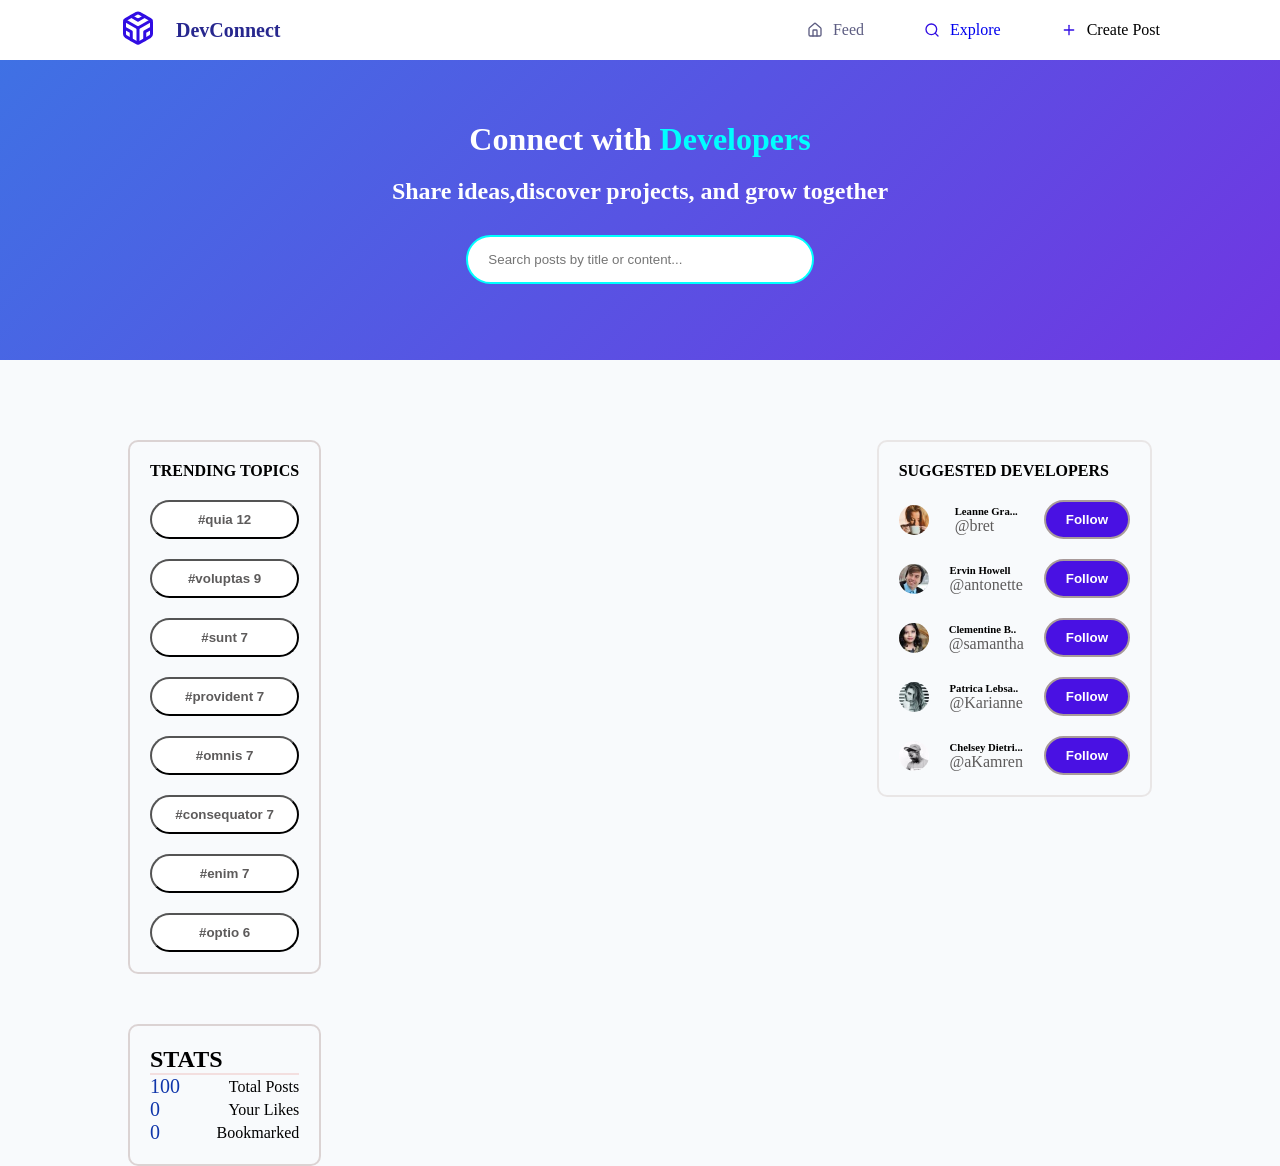
<file: index.html>
<!DOCTYPE HTML>
<HTML>
    <head>
        <meta charset="utf-8">
        <title>DevConnect</title>
        <link rel="stylesheet" href="./style.scss/styles.css">
    </head>
    <body>
        <header>
            <div class="sticky_head">
            <div class="logo">
                <div class="logo_img">
                    <svg xmlns="http://www.w3.org/2000/svg" width="36" height="36" viewBox="0 0 24 24" fill="none" stroke="#310de3" stroke-width="2" stroke-linecap="round" stroke-linejoin="round" class="lucide lucide-codesandbox-icon lucide-codesandbox"><path d="M21 16V8a2 2 0 0 0-1-1.73l-7-4a2 2 0 0 0-2 0l-7 4A2 2 0 0 0 3 8v8a2 2 0 0 0 1 1.73l7 4a2 2 0 0 0 2 0l7-4A2 2 0 0 0 21 16z"/><polyline points="7.5 4.21 12 6.81 16.5 4.21"/><polyline points="7.5 19.79 7.5 14.6 3 12"/><polyline points="21 12 16.5 14.6 16.5 19.79"/><polyline points="3.27 6.96 12 12.01 20.73 6.96"/><line x1="12" x2="12" y1="22.08" y2="12"/></svg>
                </div>
                <div class="logo_content"><span>DevConnect</span></div>
            </div>
            <div class="menu">
                <span class="feed">
                    
                        <a href="index.html">
                            <svg xmlns="http://www.w3.org/2000/svg" width="16" height="16" viewBox="0 0 24 24" fill="none" stroke="currentColor" stroke-width="2" stroke-linecap="round" stroke-linejoin="round" class="lucide lucide-house-icon lucide-house"><path d="M15 21v-8a1 1 0 0 0-1-1h-4a1 1 0 0 0-1 1v8"/><path d="M3 10a2 2 0 0 1 .709-1.528l7-6a2 2 0 0 1 2.582 0l7 6A2 2 0 0 1 21 10v9a2 2 0 0 1-2 2H5a2 2 0 0 1-2-2z"/></svg>
                            <span>
                                Feed
                            </span>
                        </a>
                       
                </span>
                <span class="explore">
                    
                        <a href="explore.html">
                            <svg xmlns="http://www.w3.org/2000/svg" width="16" height="16" viewBox="0 0 24 24" fill="none" stroke="#310de3" stroke-width="2" stroke-linecap="round" stroke-linejoin="round" class="lucide lucide-search-icon lucide-search"><path d="m21 21-4.34-4.34"/><circle cx="11" cy="11" r="8"/></svg>
                            <span>
                                Explore
                            </span>
                        </a>
                    
                </span>    
                <span class="create_post">
                    
                    
                        <a href="create.html">
                            <svg xmlns="http://www.w3.org/2000/svg" width="16" height="16" viewBox="0 0 24 24" fill="none" stroke="#310de3" stroke-width="2" stroke-linecap="round" stroke-linejoin="round" class="lucide lucide-plus-icon lucide-plus"><line x1="12" x2="12" y1="5" y2="19"/><line x1="5" x2="19" y1="12" y2="12"/></svg>
                            <span>Create Post</span>
                        </a>
                       
                </span>
            </div>
            </div>
        </header>
        <div class="blue_bar">
            <div class="blue_bar_content">
                <div class="blue_heading">
                    <h1>Connect with <span>Developers</span></h1>
                </div>
                <div class="blue_para">
                    <h2>Share ideas,discover projects, and grow together</h2>
                </div>
                <div class="input_bar">
                    <input id="search_input" type="text" placeholder="Search posts by title or content...">
                </div>
            </div>
        </div>

        <div class="feed_body">
            <div class="left_bar">
                <div class="trending_bar">
                    <h4>TRENDING TOPICS</h4>
                    <button class="trend-btn active" data-tag="quia">#quia <span>12</span></button>
                    <button class="trend-btn" data-tag="voluptas">#voluptas <span>9</span></button>
                    <button class="trend-btn" data-tag="sunt">#sunt <span>7</span></button>
                    <button class="trend-btn" data-tag="provident">#provident <span>7</span></button>
                    <button class="trend-btn" data-tag="omnis">#omnis <span>7</span></button>
                    <button class="trend-btn" data-tag="consequator">#consequator <span>7</span></button>
                    <button class="trend-btn" data-tag="enim">#enim <span>7</span></button>
                    <button class="trend-btn" data-tag="optio">#optio <span>6</span></button>

                </div> 
                <div class="stats_bar">
                    <h2>STATS</h2>
                    <div><span>100</span><p>Total Posts</p></div>
                    <div><span>0</span><p>Your Likes</p></div>
                    <div><span>0</span><p>Bookmarked</p></div>
                </div>
            
            </div>
            


            
            <div class="middle_bar">
                
                <div class="infinite_para" id="feed"></div>
            
                </div>
            <div class="right_bar">
                <div class="Suggestions_bar">
                    <h4>SUGGESTED DEVELOPERS</h4>
                    <div class="developer_details">
                        <img src="img/60.jpeg">
                        <div class="name">
                            <h6>Leanne Gra...</h6>
                            <p>@bret</p>
                        </div>
                        <button class="follow_button">Follow</button>
                    </div>
                    <div class="developer_details">
                        <img src="img/61.jpeg">
                        <div class="name">
                            <h6>Ervin Howell</h6>
                            <p>@antonette</p>
                        </div>
                        <button class="follow_button">Follow</button>
                    </div>
                    <div class="developer_details">
                        <img src="img/62.jpeg">
                        <div class="name">
                            <h6>Clementine B..</h6>
                            <p>@samantha</p>
                        </div>
                        <button class="follow_button">Follow</button>
                    </div>
                    <div class="developer_details">
                        <img src="img/63.jpeg">
                        <div class="name">
                            <h6>Patrica Lebsa..</h6>
                            <p>@Karianne</p>
                        </div>
                        <button class="follow_button">Follow</button>
                    </div>
                    <div class="developer_details">
                        <img src="img/64.jpeg">
                        <div class="name">
                            <h6>Chelsey Dietri...</h6>
                            <p>@aKamren</p>
                        </div>
                        <button class="follow_button">Follow</button>
                    </div>
                </div>
                
                </div>
            </div>
        </div>
        <script src="index.js"></script>
    </body>
</HTML>
</file>
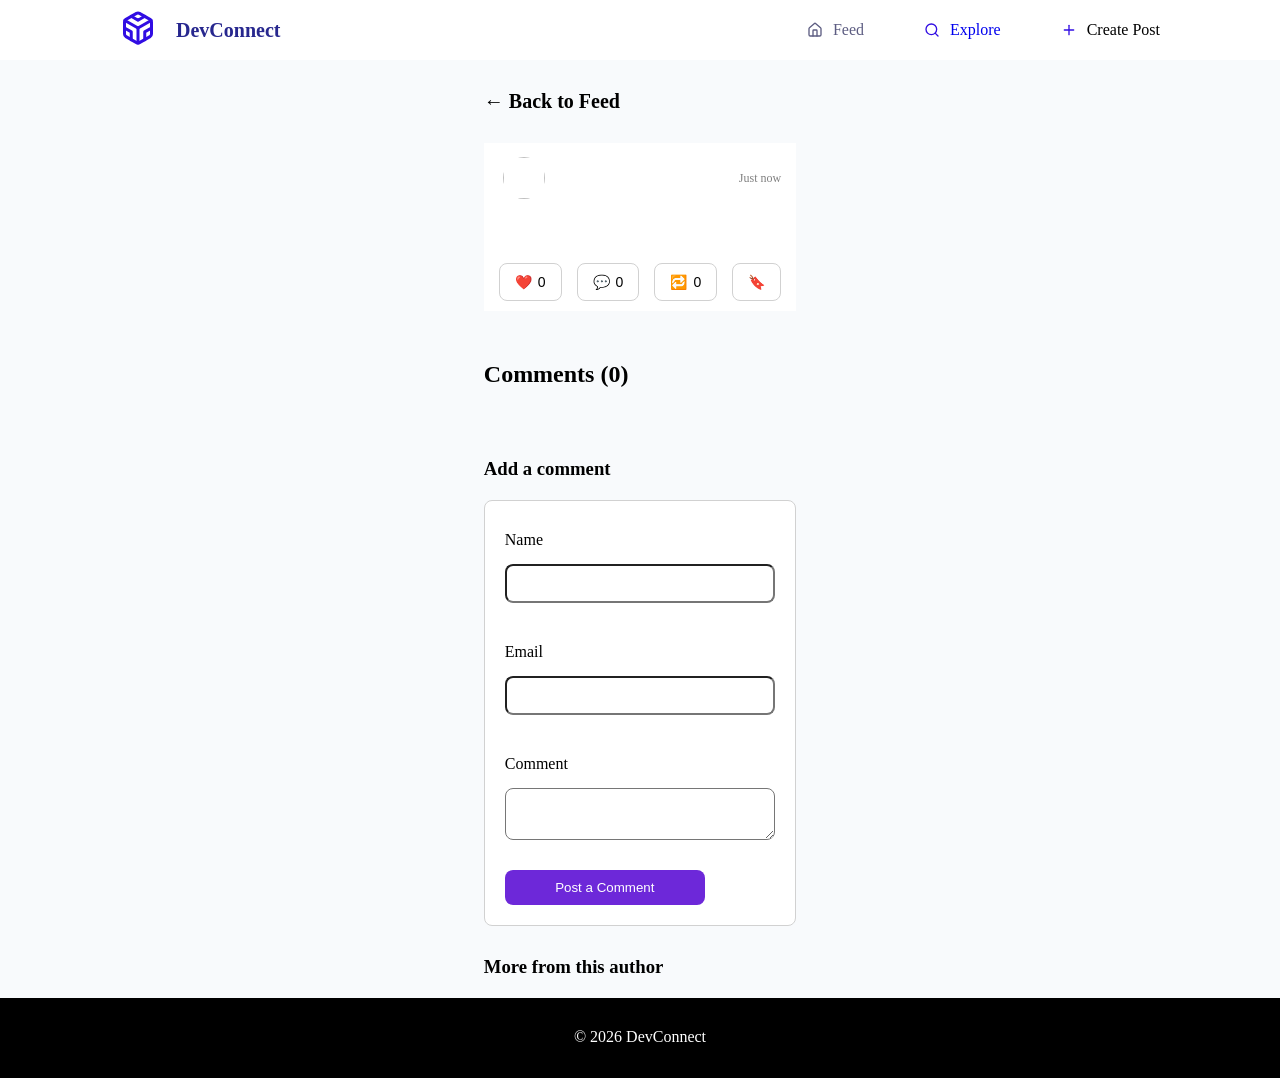
<file: back-to-feed.html>
<!doctype html>
<html lang="en">
<head>
  <meta charset="UTF-8" />
  <meta name="viewport" content="width=device-width, initial-scale=1.0" />
  <title>Post Details</title>
  <link rel="stylesheet" href="./style.scss/styles.css" />
</head>

<body>

     <header>
            <div class="sticky_head">
            <div class="logo">
                <div class="logo_img">
                    <svg xmlns="http://www.w3.org/2000/svg" width="36" height="36" viewBox="0 0 24 24" fill="none" stroke="#310de3" stroke-width="2" stroke-linecap="round" stroke-linejoin="round" class="lucide lucide-codesandbox-icon lucide-codesandbox"><path d="M21 16V8a2 2 0 0 0-1-1.73l-7-4a2 2 0 0 0-2 0l-7 4A2 2 0 0 0 3 8v8a2 2 0 0 0 1 1.73l7 4a2 2 0 0 0 2 0l7-4A2 2 0 0 0 21 16z"/><polyline points="7.5 4.21 12 6.81 16.5 4.21"/><polyline points="7.5 19.79 7.5 14.6 3 12"/><polyline points="21 12 16.5 14.6 16.5 19.79"/><polyline points="3.27 6.96 12 12.01 20.73 6.96"/><line x1="12" x2="12" y1="22.08" y2="12"/></svg>
                </div>
                <div class="logo_content"><span>DevConnect</span></div>
            </div>
            <div class="menu">
                <span class="feed">
                    
                        <a href="index.html">
                            <svg xmlns="http://www.w3.org/2000/svg" width="16" height="16" viewBox="0 0 24 24" fill="none" stroke="currentColor" stroke-width="2" stroke-linecap="round" stroke-linejoin="round" class="lucide lucide-house-icon lucide-house"><path d="M15 21v-8a1 1 0 0 0-1-1h-4a1 1 0 0 0-1 1v8"/><path d="M3 10a2 2 0 0 1 .709-1.528l7-6a2 2 0 0 1 2.582 0l7 6A2 2 0 0 1 21 10v9a2 2 0 0 1-2 2H5a2 2 0 0 1-2-2z"/></svg>
                            <span>
                                Feed
                            </span>
                        </a>
                       
                </span>
                <span class="explore">
                    
                        <a href="explore.html">
                            <svg xmlns="http://www.w3.org/2000/svg" width="16" height="16" viewBox="0 0 24 24" fill="none" stroke="#310de3" stroke-width="2" stroke-linecap="round" stroke-linejoin="round" class="lucide lucide-search-icon lucide-search"><path d="m21 21-4.34-4.34"/><circle cx="11" cy="11" r="8"/></svg>
                            <span>
                                Explore
                            </span>
                        </a>
                    
                </span>    
                <span class="create_post">
                    
                    
                        <a href="create.html">
                            <svg xmlns="http://www.w3.org/2000/svg" width="16" height="16" viewBox="0 0 24 24" fill="none" stroke="#310de3" stroke-width="2" stroke-linecap="round" stroke-linejoin="round" class="lucide lucide-plus-icon lucide-plus"><line x1="12" x2="12" y1="5" y2="19"/><line x1="5" x2="19" y1="12" y2="12"/></svg>
                            <span>Create Post</span>
                        </a>
                       
                </span>
            </div>
            </div>
        </header>

<section class="back-to-feed-section">
  <div class="back-to-feed-container">

    <a class="back-to-feed-link" href="index.html">← Back to Feed</a>

    <!-- MAIN POST -->
    <div class="one-post1">

      <div class="post-header">
        <div class="dp-and-name">
          <img class="dp" id="post-avatar" />
          <div class="name-username">
            <h4 id="post-author"></h4>
            <p id="post-username"></p>
          </div>
        </div>
        <p class="post-time">Just now</p>
      </div>

      <div class="post-title-and-desc">
        <p id="post-title"></p>
      </div>

      <div class="post-body-content">
        <p id="post-body"></p>
      </div>

      <div class="likes-comments-share-bookmark">
        <button class="like-button">
          ❤️ <span class="like-count">0</span>
        </button>
        <button class="comment-button">
          💬 <span id="comment-count-btn">0</span>
        </button>
        <button class="share-button">
          🔁 <span class="share-count">0</span>
        </button>
        <button class="bookmark-button">
          🔖
        </button>
      </div>

    </div>

    <!-- COMMENTS -->
    <p class="comments-headline">
      Comments <span id="comments-count">(0)</span>
    </p>

    <div class="comments-count" id="comments-container"></div>

    <!-- ADD COMMENT FORM -->
    <div class="comments-form">
      <h3>Add a comment</h3>
      <form id="comments-form" class="comment-form">
        <label>Name</label>
        <input type="text" id="name" required>

        <label>Email</label>
        <input type="email" id="email" required>

        <label>Comment</label>
        <textarea id="comment" required></textarea>

        <button type="submit" class="post-a-comment">
          Post a Comment
        </button>
      </form>
    </div>

    <!-- MORE POSTS -->
    <div class="more-comments">
      <h3>More from this author</h3>
      <div class="more-from-author" id="more-posts-container"></div>
    </div>

  </div>
</section>

<footer>
  <div class="footer-section">
    <p>©️ 2026 DevConnect</p>
  </div>
</footer>

<script src="back-to-feed.js"></script>
</body>
</html>
</file>
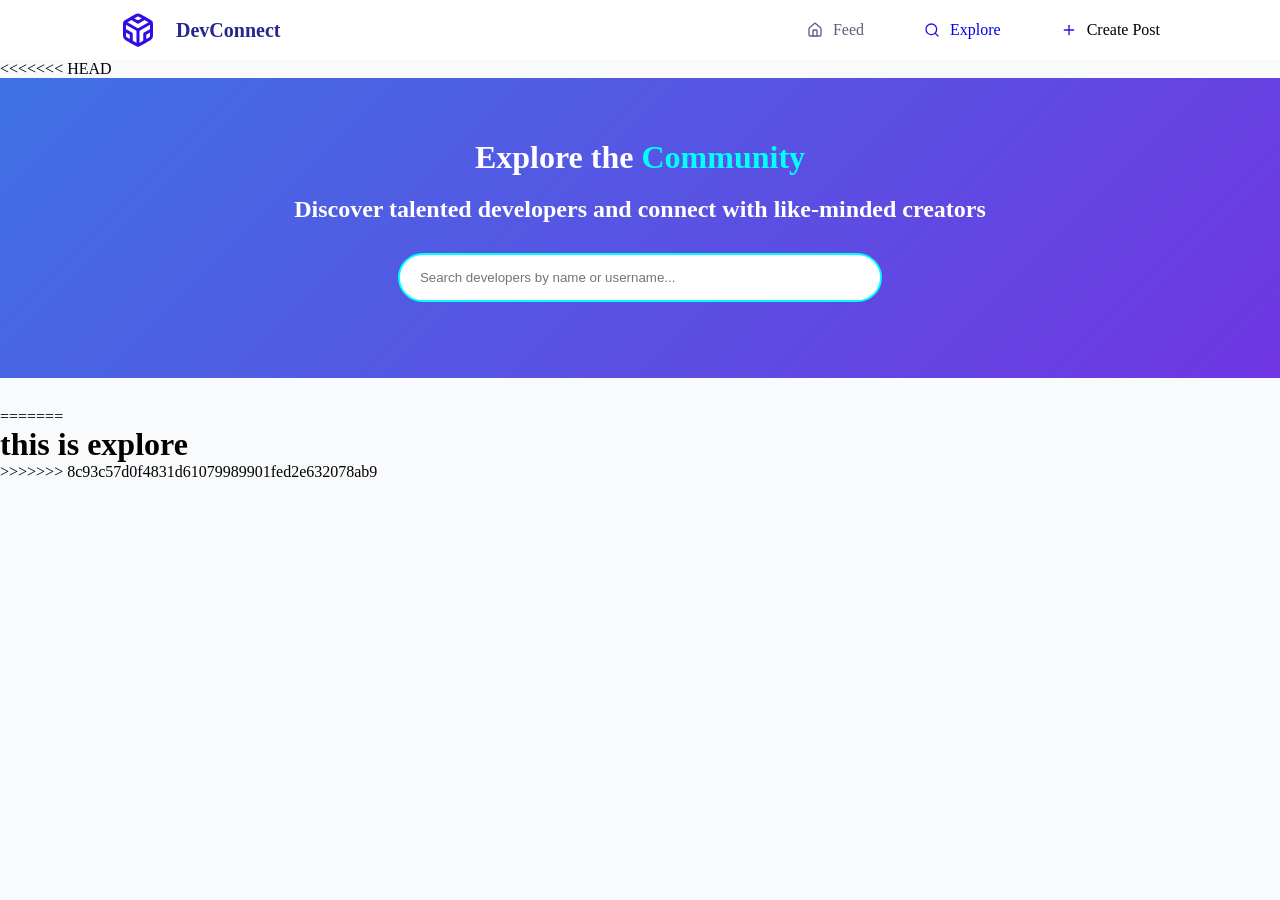
<file: explore.html>
<<<<<<< HEAD
<!DOCTYPE html>
<html lang="en">
<head>
    <meta charset="UTF-8">
    <meta name="viewport" content="width=device-width, initial-scale=1.0">
    <title>explore</title>
    <link rel="stylesheet" href="./style.scss/styles.css" >
</head>
<body>
      <header>
            <div class="sticky_head">
            <div class="logo">
                <div class="logo_img">
                    <svg xmlns="http://www.w3.org/2000/svg" width="36" height="36" viewBox="0 0 24 24" fill="none" stroke="#310de3" stroke-width="2" stroke-linecap="round" stroke-linejoin="round" class="lucide lucide-codesandbox-icon lucide-codesandbox"><path d="M21 16V8a2 2 0 0 0-1-1.73l-7-4a2 2 0 0 0-2 0l-7 4A2 2 0 0 0 3 8v8a2 2 0 0 0 1 1.73l7 4a2 2 0 0 0 2 0l7-4A2 2 0 0 0 21 16z"/><polyline points="7.5 4.21 12 6.81 16.5 4.21"/><polyline points="7.5 19.79 7.5 14.6 3 12"/><polyline points="21 12 16.5 14.6 16.5 19.79"/><polyline points="3.27 6.96 12 12.01 20.73 6.96"/><line x1="12" x2="12" y1="22.08" y2="12"/></svg>
                </div>
                <div class="logo_content"><span>DevConnect</span></div>
            </div>
            <div class="menu">
                <span class="feed">
                    
                        <a href="index.html">
                            <svg xmlns="http://www.w3.org/2000/svg" width="16" height="16" viewBox="0 0 24 24" fill="none" stroke="currentColor" stroke-width="2" stroke-linecap="round" stroke-linejoin="round" class="lucide lucide-house-icon lucide-house"><path d="M15 21v-8a1 1 0 0 0-1-1h-4a1 1 0 0 0-1 1v8"/><path d="M3 10a2 2 0 0 1 .709-1.528l7-6a2 2 0 0 1 2.582 0l7 6A2 2 0 0 1 21 10v9a2 2 0 0 1-2 2H5a2 2 0 0 1-2-2z"/></svg>
                            <span>
                                Feed
                            </span>
                        </a>
                       
                </span>
                <span class="explore">
                    
                        <a href="explore.html">
                            <svg xmlns="http://www.w3.org/2000/svg" width="16" height="16" viewBox="0 0 24 24" fill="none" stroke="#310de3" stroke-width="2" stroke-linecap="round" stroke-linejoin="round" class="lucide lucide-search-icon lucide-search"><path d="m21 21-4.34-4.34"/><circle cx="11" cy="11" r="8"/></svg>
                            <span>
                                Explore
                            </span>
                        </a>
                    
                </span>    
                <span class="create_post">
                    
                    
                        <a href="create_post.html">
                            <svg xmlns="http://www.w3.org/2000/svg" width="16" height="16" viewBox="0 0 24 24" fill="none" stroke="#310de3" stroke-width="2" stroke-linecap="round" stroke-linejoin="round" class="lucide lucide-plus-icon lucide-plus"><line x1="12" x2="12" y1="5" y2="19"/><line x1="5" x2="19" y1="12" y2="12"/></svg>
                            <span>Create Post</span>
                        </a>
                       
                </span>
            </div>
            </div>
        </header>
        <div class="blue_bar">
            <div class="blue_bar_content">
                <div class="blue_heading">
                    <h1>Explore the  <span>Community</span></h1>
                </div>
                <div class="blue_para">
                    <h2>Discover talented developers and connect with like-minded creators</h2>
                </div>
                <div class="input_bar">
                    <input type="text" placeholder="Search developers by name or username...">
                </div>
            </div>
        </div>

    <section    class="explore-section">

        <div class="explore-container" id="user-container" >       

        </div>
 
    </section>
    <footer id="footer">
        <div class="footer-section">
            <p>©️ 2026 DevConnect. Built for learning JavaScript.</p>
        </div>
    </footer>
    <script src="explore.js">

    </script>

</body>
=======
<html>
<h1>this is explore</h1>
>>>>>>> 8c93c57d0f4831d61079989901fed2e632078ab9
</html>
</file>
<file: style.scss/styles.css>
.sticky_head {
  display: flex;
  align-items: center;
  justify-content: space-between;
  padding-left: 20px;
  padding-right: 100px;
  height: 60px;
  position: sticky;
  top: 0;
  z-index: 1000;
}

.logo {
  display: flex;
  align-items: center;
  gap: 20px;
  padding-left: 100px;
}

.logo_content {
  color: rgb(39, 39, 142);
  font-size: 20px;
  font-weight: 700;
}

.menu {
  display: flex;
  align-items: center;
  gap: 20px;
}

.feed {
  display: flex;
  align-items: center;
  padding: 10px 20px 10px 20px;
  border-radius: 5px;
}

.feed a {
  display: flex;
  gap: 10px;
  align-items: center;
  text-decoration: none;
  color: rgb(93, 93, 130);
}

.feed:hover {
  background-color: rgb(214, 214, 228);
  color: rgb(159, 87, 214);
}

.explore {
  display: flex;
  align-items: center;
  gap: 10px;
  padding: 10px 20px 10px 20px;
  border-radius: 5px;
}

.explore a {
  display: flex;
  gap: 10px;
  align-items: center;
  text-decoration: none;
}

.explore:hover {
  background-color: rgb(214, 214, 228);
  color: rgb(142, 9, 224);
}

.create_post {
  display: flex;
  align-items: center;
  gap: 10px;
  padding: 10px 20px 10px 20px;
  border-radius: 5px;
}

.create_post a {
  display: flex;
  gap: 10px;
  align-items: center;
  text-decoration: none;
  color: black;
}

.create_post:hover {
  background-color: rgb(214, 214, 228);
  color: rgb(159, 87, 214);
}

.blue_bar {
  display: flex;
  flex-direction: column;
  align-items: center;
  justify-content: center;
  gap: 20px;
  background-color: rgb(39, 39, 142);
  width: 100%;
  height: 300px;
  color: white;
}

.blue_para_heading {
  font-size: 50px;
  font-weight: 700;
}

.blue_heading span {
  color: aqua;
}

.input_bar {
  display: flex;
  align-items: center;
  justify-content: center;
  width: 100%;
}

.input_bar input {
  width: 50%;
  padding: 10px;
  border-radius: 20px;
  border: none;
  padding: 20px 200px 20px 50px;
}

/* trending section */
.feed_body {
  display: flex;
  align-items: flex-start;
  padding-left: 10%;
  padding-right: 10%;
  padding-top: 50px;
  gap: 30px;
  justify-content: center;
}

.left_bar {
  display: flex;
  flex-direction: column;
  gap: 50px;
  position: sticky;
  top: 30px;
}

.trending_bar {
  display: flex;
  flex-direction: column;
  justify-content: space-around;
  gap: 20px;
  padding: 20px;
  border: 2px solid rgb(219, 211, 211);
  border-radius: 10px;
}

.trending_bar button {
  padding: 10px 20px 10px 20px;
  border-radius: 20px;
  border: 2px sloid rgb(168, 154, 154);
  background-color: white;
  color: rgb(93, 91, 91);
  font-weight: 700;
}

.trending_bar button:hover {
  background-color: rgb(214, 214, 228);
  color: rgb(142, 9, 224);
  cursor: pointer;
}

.stats_bar {
  display: flex;
  flex-direction: column;
  padding: 20px 20px 20px 20px;
  border: 2px solid rgb(219, 211, 211);
  border-radius: 10px;
}

.stats_bar h2 {
  border-bottom: 2px solid rgb(243, 223, 223);
}

.stats_bar div {
  display: flex;
  align-items: center;
  justify-content: space-between;
}

.stats_bar div span {
  font-size: 20px;
  color: rgb(16, 54, 170);
}

.post_footer span svg {
  transition: stroke 0.2s ease, fill 0.2s ease, transform 0.15s ease;
  cursor: pointer;
}

.post_footer span:active svg {
  transform: scale(0.9);
}

.middle_bar {
  display: flex;
  flex-direction: column;
  gap: 16px;
  flex-grow: 1;
  padding: 20px;
}

.post {
  border: 2px solid rgb(229, 215, 215);
  border-radius: 10px;
  padding: 20px;
  transition: transform 0.3s ease, box-shadow 0.3s ease;
  background: #fff;
}

.post {
  margin-bottom: 16px;
}

.post:hover {
  box-shadow: 0 0 6px blue;
  transform: translateY(-5px);
}

.post_header {
  display: flex;
  align-items: center;
}

.post_header img {
  width: 40px;
  height: 40px;
  border-radius: 50%;
}

.user_details {
  display: flex;
  flex-direction: column;
  padding-left: 10px;
}

.user_details h6 {
  font-size: 20px;
  margin: 0;
}

.user_details p {
  font-size: 15px;
  margin: 0;
  color: rgb(93, 91, 91);
}

.post_body h4 {
  font-size: 18px;
}

.post_body p {
  font-size: 15px;
  color: rgb(93, 91, 91);
}

.post_footer {
  display: flex;
  align-items: center;
  gap: 30px;
  padding: 20px 0;
}

.user_details h6:hover,
.post_body h4:hover {
  color: blue;
}

/*right bar*/
.right_bar {
  display: flex;
  flex-direction: column;
  justify-content: flex-start;
  gap: 10px;
  border: 2px solid rgb(233, 230, 230);
  border-radius: 10px;
  width: -moz-fit-content;
  width: fit-content;
  position: sticky;
  top: 30px;
}

.Suggestions_bar {
  display: flex;
  flex-direction: column;
  padding: 20px;
}

.developer_details {
  display: flex;
  align-items: center;
  justify-content: space-between;
  gap: 20px;
  padding: 0;
  padding-top: 20px;
}

.developer_details img {
  width: 30px;
  height: 30px;
  border-radius: 50%;
}

.developer_details div {
  display: flex;
  flex-direction: column;
}

.name h6 {
  margin: 0;
  margin-bottom: 0;
}

.name p {
  margin: 0;
  color: rgb(93, 91, 91);
}

.developer_details button {
  padding: 10px 20px 10px 20px;
  border-radius: 20px;
  border: 2px solid rgb(168, 154, 154);
  background-color: rgb(73, 17, 227);
  color: white;
  font-weight: 700;
}

body {
  padding-top: 60px;
}

.sticky_head {
  display: flex;
  align-items: center;
  justify-content: space-between;
  padding-left: 20px;
  padding-right: 100px;
  height: 60px;
  position: fixed;
  top: 0;
  width: 100%;
  background: white;
  z-index: 1000;
}

.logo {
  display: flex;
  align-items: center;
  gap: 20px;
  padding-left: 100px;
}

.logo_content {
  color: rgb(39, 39, 142);
  font-size: 20px;
  font-weight: 700;
}

.menu {
  display: flex;
  align-items: center;
  gap: 20px;
}

.feed {
  display: flex;
  align-items: center;
  padding: 10px 20px 10px 20px;
  border-radius: 5px;
}

.feed a {
  display: flex;
  align-items: center;
  text-decoration: none;
  color: rgb(93, 93, 130);
}

.feed:hover {
  background-color: rgb(214, 214, 228);
  color: rgb(159, 87, 214);
}

.explore {
  display: flex;
  align-items: center;
  gap: 10px;
  padding: 10px 20px 10px 20px;
  border-radius: 5px;
}

.explore a {
  display: flex;
  align-items: center;
  text-decoration: none;
}

.explore:hover {
  background-color: rgb(214, 214, 228);
  color: rgb(142, 9, 224);
}

.create_post {
  display: flex;
  align-items: center;
  gap: 10px;
  padding: 10px 20px 10px 20px;
  border-radius: 5px;
}

.create_post a {
  display: flex;
  align-items: center;
  text-decoration: none;
  color: black;
}

.create_post:hover {
  background-color: rgb(214, 214, 228);
  color: rgb(159, 87, 214);
}

.blue_bar {
  display: flex;
  flex-direction: column;
  align-items: center;
  justify-content: center;
  gap: 20px;
  background: linear-gradient(135deg, rgb(63, 113, 228), rgb(112, 54, 226));
  width: 100%;
  height: 300px;
  color: white;
  margin-bottom: 30px;
}

.blue_bar_content {
  display: flex;
  flex-direction: column;
  gap: 20px;
  text-align: center;
}

.blue_heading span {
  color: aqua;
}

.input_bar {
  display: flex;
  justify-content: center;
  width: 100%;
  margin-top: 10px;
}

.input_bar input {
  width: 70%;
  padding: 15px 20px;
  border-radius: 25px;
  border: 2px solid aqua;
}

.explore-container {
  display: grid;
  grid-template-columns: repeat(3, 1fr);
  margin: 0px 120px;
  gap: 30px;
  padding: 0 30px;
}

.user-details {
  display: flex;
  flex-direction: column;
  align-items: center;
  border: 0.1px solid black;
  border-radius: 8px;
  position: relative;
  overflow: hidden;
  background: white;
}

.user-details:hover {
  transform: translate(3%, -3%);
}

.user-top-color {
  width: 100%;
  height: 80px;
  background: linear-gradient(135deg, rgb(63, 113, 228), rgb(112, 54, 226));
}

.user-photo {
  position: absolute;
  top: 40px;
  left: 50%;
  transform: translateX(-50%);
  width: 72px;
  height: 72px;
  border-radius: 50%;
  border: 4px solid white;
  -o-object-fit: cover;
     object-fit: cover;
}

.user-information {
  display: flex;
  flex-direction: column;
  gap: 10px;
  align-items: center;
  margin-top: 50px;
  padding-bottom: 20px;
}

.user-data {
  display: flex;
  flex-direction: row;
  gap: 20px;
  align-items: center;
}

.user-posts {
  display: flex;
  flex-direction: column;
  align-items: center;
}

.user-posts strong {
  font-size: 1rem;
  font-weight: 900;
}

.top-color {
  background-color: rgb(62, 103, 199);
}

.view-profile-btn {
  margin: 0 20px 20px;
}

.view-profile {
  display: flex;
  justify-content: center;
  align-items: center;
  width: 100%;
  box-sizing: border-box;
  padding: 10px 80px;
  border: 2px solid rgb(63, 113, 228);
  border-radius: 6px;
  background: white;
  color: rgb(63, 113, 228);
  font-weight: 600;
  cursor: pointer;
  transition: 0.3s ease;
}

.footer-section {
  margin-top: 20px;
  width: 100%;
  height: 80px;
  background-color: black;
  color: white;
  text-align: center;
  padding-top: 30px;
}

body {
  background-color: #f8fafc;
  padding-top: 60px;
}

.sticky_head {
  display: flex;
  align-items: center;
  justify-content: space-between;
  padding-left: 20px;
  padding-right: 100px;
  height: 60px;
  position: fixed;
  top: 0;
  width: 100%;
  background: white;
  z-index: 1000;
}

.logo {
  display: flex;
  align-items: center;
  gap: 20px;
  padding-left: 100px;
}

.logo_content {
  color: rgb(39, 39, 142);
  font-size: 20px;
  font-weight: 700;
}

.menu {
  display: flex;
  align-items: center;
  gap: 20px;
}

.feed {
  display: flex;
  align-items: center;
  padding: 10px 20px 10px 20px;
  border-radius: 5px;
}

.feed a {
  display: flex;
  align-items: center;
  text-decoration: none;
  color: rgb(93, 93, 130);
}

.feed:hover {
  background-color: rgb(214, 214, 228);
  color: rgb(159, 87, 214);
}

.explore {
  display: flex;
  align-items: center;
  gap: 10px;
  padding: 10px 20px 10px 20px;
  border-radius: 5px;
}

.explore a {
  display: flex;
  align-items: center;
  text-decoration: none;
}

.explore:hover {
  background-color: rgb(214, 214, 228);
  color: rgb(142, 9, 224);
}

.create_post {
  display: flex;
  align-items: center;
  gap: 10px;
  padding: 10px 20px 10px 20px;
  border-radius: 5px;
}

.create_post a {
  display: flex;
  align-items: center;
  text-decoration: none;
  color: black;
}

.create_post:hover {
  background-color: rgb(214, 214, 228);
  color: rgb(159, 87, 214);
}

.profile-page-section {
  display: flex;
  flex-direction: column;
}

.profile-page-banner {
  height: 200px;
  background: linear-gradient(135deg, #7c3aed, #6d28d9 40%, #4c1d95, #1e1b4b);
}

.profile-header-details {
  display: flex;
  justify-content: space-between;
  align-items: center;
  width: 80%;
  margin: -45px auto 30px auto;
  position: relative;
}

.profile-pic-address {
  display: flex;
  flex-direction: row;
  gap: 20px;
}

.profile-pic {
  width: 90px;
  height: 90px;
  border-radius: 50%;
  border: 4px solid white;
  -o-object-fit: cover;
     object-fit: cover;
}

.profile-location {
  display: flex;
  flex-direction: row;
  gap: 20px;
  align-items: center;
}

.profile-details {
  display: flex;
  flex-direction: column;
  gap: 10px;
}

.follow-button {
  padding: 10px 30px;
  border: 2px solid rgb(63, 113, 228);
  border-radius: 6px;
  background: rgb(68, 43, 190);
  color: white;
  font-weight: 600;
  cursor: pointer;
  transition: 0.3s ease;
}

.follow-btn {
  margin-top: 35px;
}

.profile-stats {
  border: 2px solid white;
  background-color: white;
  padding: 30px;
  display: flex;
  flex-direction: row;
  justify-content: start;
  align-items: center;
  padding-left: 150px;
}

.profile-stat {
  display: flex;
  flex-direction: row;
  gap: 50px;
}

.posts-count {
  display: flex;
  flex-direction: column;
  align-items: center;
}

.posts-count strong {
  font-size: 1.75rem;
  font-weight: 900;
}

.posts-count span {
  font-size: 0.9rem;
  color: gray;
}

.posts-section {
  display: flex;
  flex-direction: column;
  gap: 30px;
  justify-content: space-around;
  padding-left: 150px;
  margin-top: 20px;
}

.posts-individual {
  display: grid;
  grid-template-columns: repeat(2, 1fr);
  gap: 20px;
}

.one-post {
  display: flex;
  flex-direction: column;
  justify-content: center;
  gap: 5px;
  border: 2px solid white;
  padding: 20px;
  text-align: justify;
  max-width: 500px;
  background-color: white;
  border-radius: 2px solid white;
}

.dp-and-name {
  display: flex;
  flex-direction: row;
  align-items: center;
}

.dp {
  width: 60px;
  height: 60px;
  border-radius: 50%;
  border: 4px solid white;
  -o-object-fit: cover;
     object-fit: cover;
}

.post-title:hover {
  color: #6d28d9;
}

.post-readmore :hover {
  color: #6d28d9;
}

.post-card-actions {
  display: flex;
  flex-direction: row;
  gap: 20px;
  margin-top: 5px;
}

.action-btn {
  border: none;
  background: none;
  cursor: pointer;
  font-size: 14px;
  display: flex;
  align-items: center;
  gap: 5px;
}

.action-btn:hover {
  color: #6d28d9;
}

.toast {
  position: fixed;
  bottom: 20px;
  right: 20px;
  background: #1f2937;
  color: white;
  padding: 12px 20px;
  border-radius: 6px;
  font-size: 14px;
  opacity: 0;
  transform: translateY(20px);
  transition: 0.3s ease;
  z-index: 9999;
}

.toast.show {
  opacity: 1;
  transform: translateY(0);
}

body {
  padding-top: 60px;
}

.sticky_head {
  display: flex;
  align-items: center;
  justify-content: space-between;
  padding-left: 20px;
  padding-right: 100px;
  height: 60px;
  position: fixed;
  top: 0;
  width: 100%;
  background: white;
  z-index: 1000;
}

.logo {
  display: flex;
  align-items: center;
  gap: 20px;
  padding-left: 100px;
}

.logo_content {
  color: rgb(39, 39, 142);
  font-size: 20px;
  font-weight: 700;
}

.menu {
  display: flex;
  align-items: center;
  gap: 20px;
}

.feed {
  display: flex;
  align-items: center;
  padding: 10px 20px 10px 20px;
  border-radius: 5px;
}

.feed a {
  display: flex;
  align-items: center;
  text-decoration: none;
  color: rgb(93, 93, 130);
}

.feed:hover {
  background-color: rgb(214, 214, 228);
  color: rgb(159, 87, 214);
}

.explore {
  display: flex;
  align-items: center;
  gap: 10px;
  padding: 10px 20px 10px 20px;
  border-radius: 5px;
}

.explore a {
  display: flex;
  align-items: center;
  text-decoration: none;
}

.explore:hover {
  background-color: rgb(214, 214, 228);
  color: rgb(142, 9, 224);
}

.create_post {
  display: flex;
  align-items: center;
  gap: 10px;
  padding: 10px 20px 10px 20px;
  border-radius: 5px;
}

.create_post a {
  display: flex;
  align-items: center;
  text-decoration: none;
  color: black;
}

.create_post:hover {
  background-color: rgb(214, 214, 228);
  color: rgb(159, 87, 214);
}

.back-to-feed-section {
  display: flex;
  align-items: center;
  justify-content: center;
  width: 100%;
}

.back-to-feed-container {
  display: flex;
  flex-direction: column;
  justify-content: center;
  gap: 30px;
  margin-top: 30px;
}

.back-to-feed-link {
  text-decoration: none;
  color: black;
  font-size: 1.25rem;
  font-weight: 600;
  transition: 0.3s ease;
}

.back-to-feed-link:hover {
  color: rgb(67, 67, 254);
  transform: translateY(-3px);
}

.one-post1 {
  display: flex;
  flex-direction: column;
  width: 100%;
  padding: 10px 15px;
  gap: 20px;
  background-color: white;
  max-width: 600px;
}

.post-header {
  display: flex;
  justify-content: space-between;
  align-items: center;
}

.dp-and-name {
  display: flex;
  align-items: center;
  gap: 10px;
}

.dp {
  width: 50px;
  height: 50px;
  border-radius: 50%;
  -o-object-fit: cover;
     object-fit: cover;
}

.name-username p {
  font-size: 14px;
  color: gray;
}

.post-time {
  font-size: 12px;
  color: gray;
}

.post-title-and-desc p {
  font-size: 1.5rem;
  font-weight: 900;
  text-align: left;
  margin: 0;
}

.post-body-content p {
  margin: 0;
  line-height: 1.8;
  color: #374151;
}

.likes-comments-share-bookmark {
  display: flex;
  gap: 15px;
  justify-content: space-around;
}

.likes-comments-share-bookmark button {
  display: flex;
  align-items: center;
  gap: 6px;
  border: 1px solid rgb(209, 209, 209);
  background-color: white;
  cursor: pointer;
  font-size: 14px;
  padding: 10px 15px;
  border-radius: 8px;
}

.likes-comments-share-bookmark button:hover {
  color: #6d28d9;
}

.comments-headline {
  font-size: 1.5rem;
  font-weight: 900;
  text-align: left;
  margin: 20px 0 10px 0;
}

.individual-comments {
  display: flex;
  flex-direction: row;
  gap: 15px;
  padding: 15px;
  background-color: white;
  border-radius: 8px;
  max-width: 600px;
}

.comment-card-image {
  width: 50px;
  height: 50px;
  border-radius: 50%;
  background-color: aqua;
  display: flex;
  align-items: center;
  justify-content: center;
  font-size: 20px;
  font-weight: bold;
}

.name-and-body {
  display: flex;
  flex-direction: column;
  gap: 5px;
}

.name-and-email-id {
  display: flex;
  flex-direction: row;
  justify-content: start;
  gap: 20px;
}

.comments-count {
  display: flex;
  flex-direction: column;
  gap: 30px;
}

.comment-form {
  display: flex;
  flex-direction: column;
  gap: 15px;
  margin-top: 20px;
  padding: 20px 20px;
  background-color: white;
  border-radius: 8px;
  border: 1px solid rgb(209, 209, 209);
}

label {
  display: block;
  margin-top: 10px;
}

input, textarea {
  display: block;
  margin-bottom: 15px;
  padding: 10px;
  border-radius: 8px;
}

.post-a-comment {
  display: flex;
  align-items: center;
  justify-content: center;
  padding: 10px 20px;
  background-color: #6d28d9;
  color: white;
  border: none;
  border-radius: 8px;
  cursor: pointer;
  max-width: 200px;
}

.more-from-author {
  display: flex;
  flex-direction: column;
  gap: 15px;
}

.footer-section {
  margin-top: 20px;
  width: 100%;
  height: 80px;
  background-color: black;
  color: white;
  text-align: center;
  padding-top: 30px;
}

* {
  margin: 0;
  padding: 0;
  box-sizing: border-box;
}/*# sourceMappingURL=styles.css.map */
</file>
